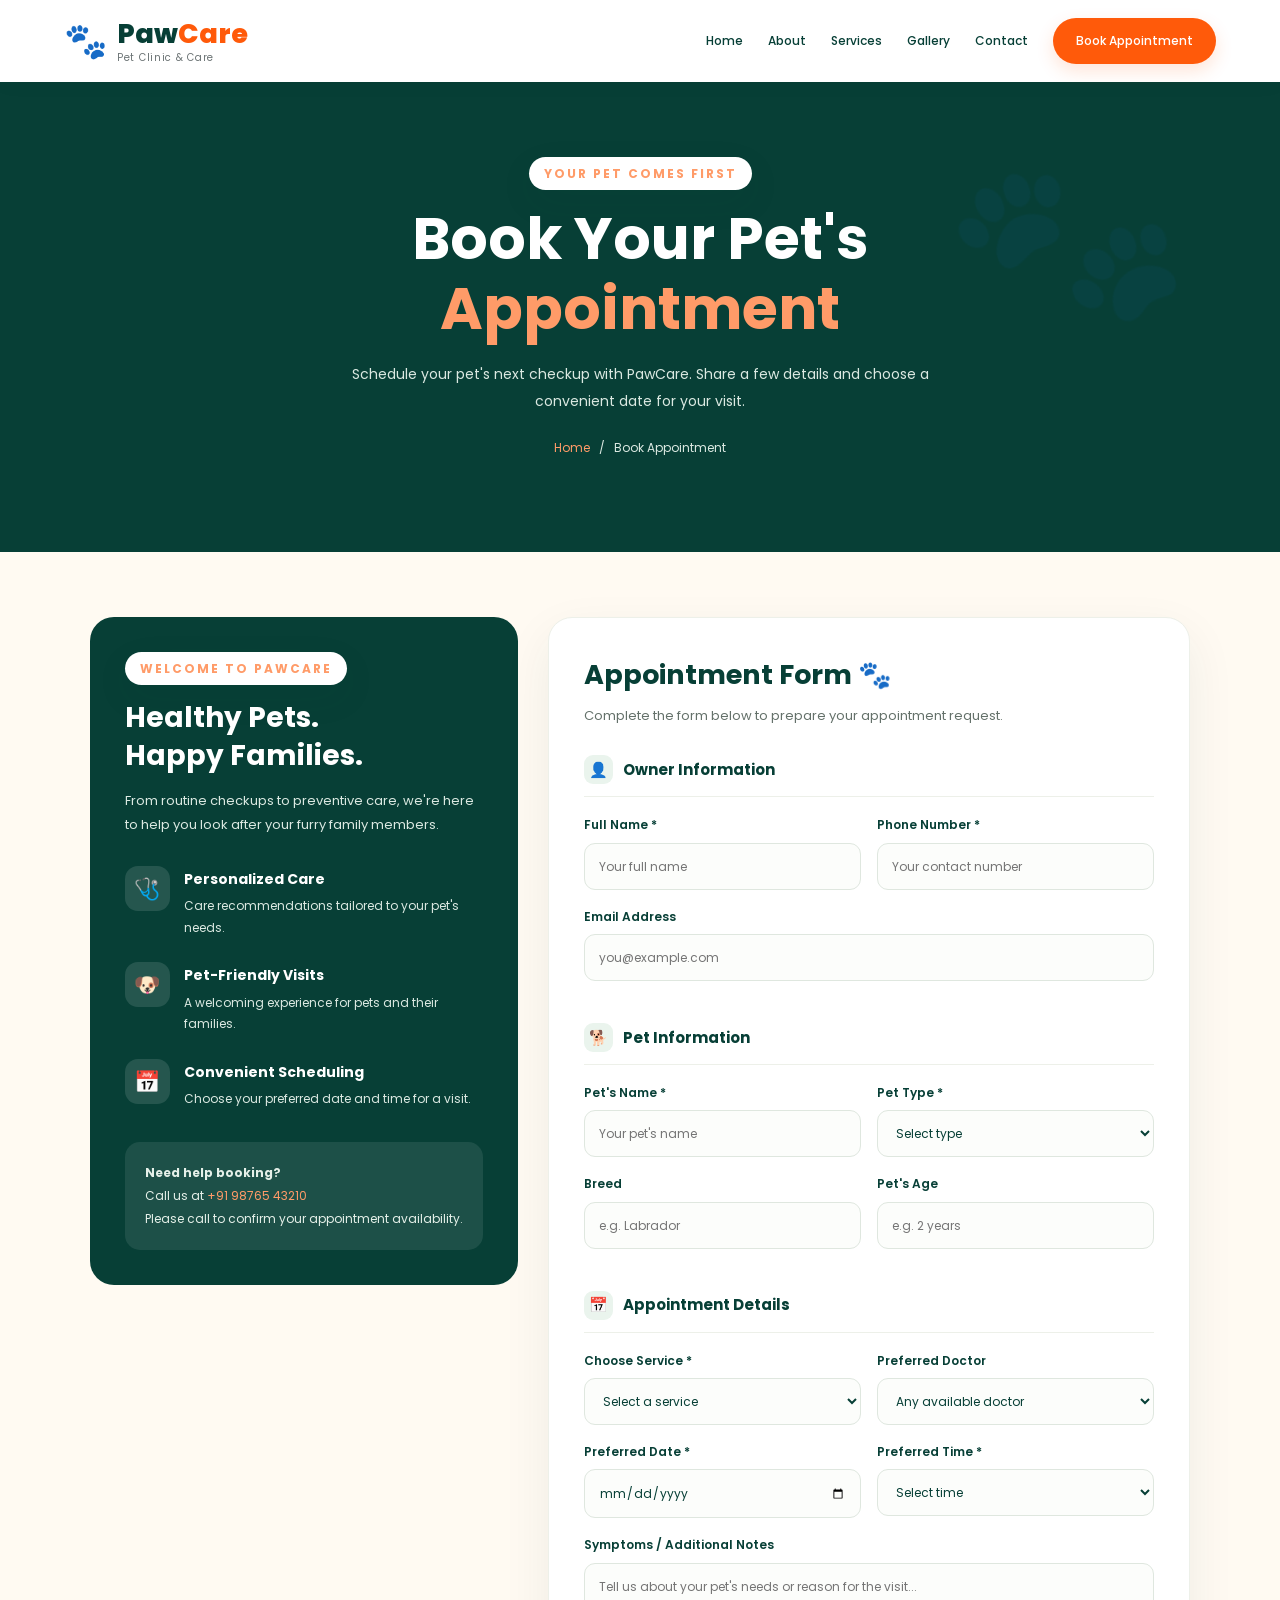
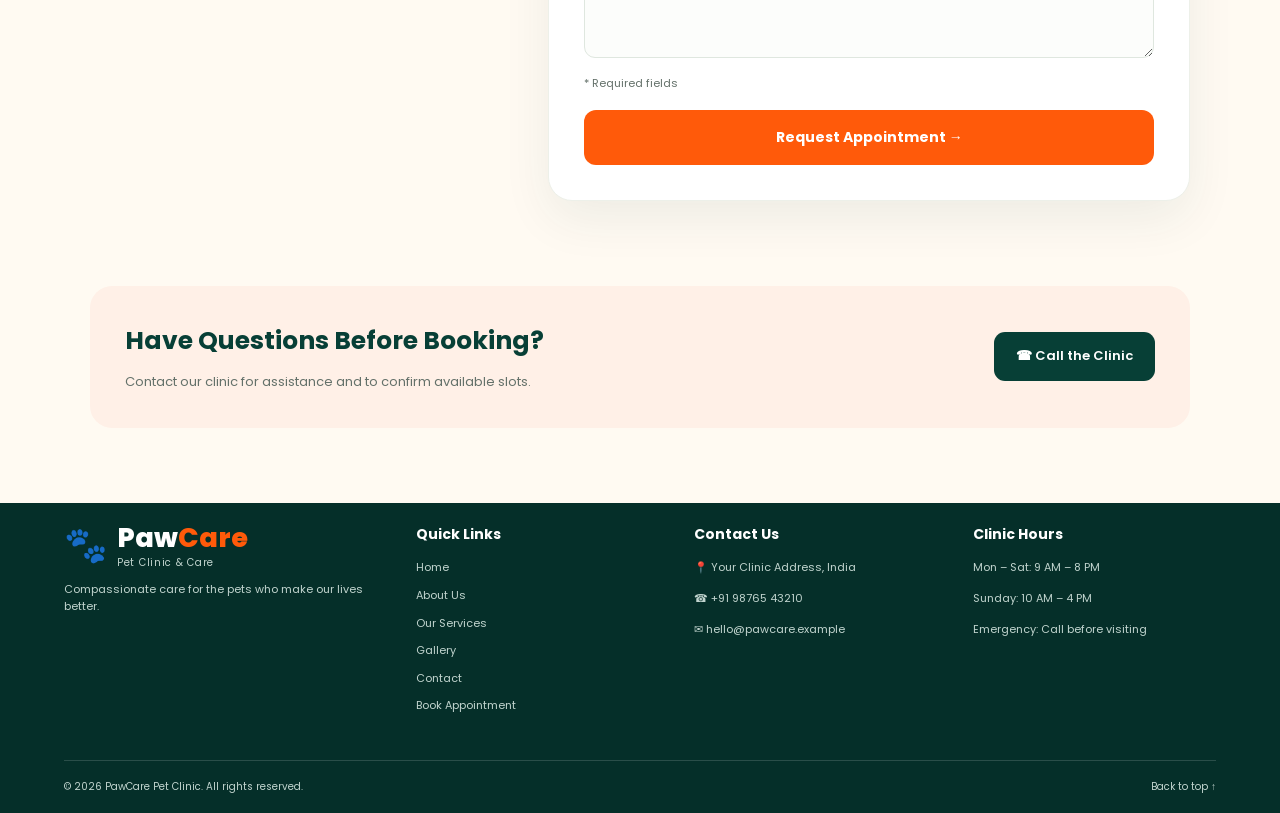
<file: appointment.html>
<!DOCTYPE html>
<html lang="en">
<head>
  <meta charset="UTF-8">
  <meta name="viewport" content="width=device-width, initial-scale=1.0">

  <title>Book Appointment | PawCare Pet Clinic</title>
  <meta name="description" content="Book a veterinary appointment for your pet at PawCare Pet Clinic.">

  <link rel="preconnect" href="https://fonts.googleapis.com">
  <link rel="preconnect" href="https://fonts.gstatic.com" crossorigin>
  <link href="https://fonts.googleapis.com/css2?family=Poppins:wght@400;500;600;700;800&display=swap" rel="stylesheet">

  <link rel="stylesheet" href="style.css">

  <style>
    :root {
      --green: #073f36;
      --orange: #ff5a0a;
      --cream: #fffaf2;
      --light-green: #eaf4ed;
      --text: #64716a;
      --white: #ffffff;
    }

    * {
      box-sizing: border-box;
    }

    html {
      scroll-behavior: smooth;
    }

    body {
      margin: 0;
      background: var(--cream);
      color: var(--green);
      font-family: "Poppins", sans-serif;
    }

    input, select, textarea, button {
      font: inherit;
    }

    a {
      text-decoration: none;
    }

    .appointment-hero {
      position: relative;
      overflow: hidden;
      padding: 75px 7% 95px;
      color: white;
      background: var(--green);
    }

    .appointment-hero::before {
      content: "🐾";
      position: absolute;
      right: 8%;
      top: 15px;
      font-size: 180px;
      opacity: 0.08;
      transform: rotate(-18deg);
    }

    .hero-inner {
      max-width: 850px;
      margin: auto;
      text-align: center;
      position: relative;
      z-index: 1;
    }

    .eyebrow {
      display: inline-block;
      margin-bottom: 14px;
      color: #ff9b68;
      font-size: 12px;
      font-weight: 700;
      text-transform: uppercase;
      letter-spacing: 2px;
    }

    .appointment-hero h1 {
      margin: 0 0 18px;
      font-size: clamp(35px, 5vw, 58px);
      line-height: 1.2;
    }

    .appointment-hero h1 span {
      color: #ff9b68;
    }

    .appointment-hero p {
      max-width: 650px;
      margin: auto;
      color: #dbe9e2;
      font-size: 14px;
      line-height: 1.9;
    }

    .breadcrumb {
      margin-top: 23px;
      font-size: 12px;
      color: #dbe9e2;
    }

    .breadcrumb a {
      color: #ff9b68;
    }

    .booking-section {
      padding: 65px 7% 85px;
    }

    .booking-layout {
      max-width: 1200px;
      margin: auto;
      display: grid;
      grid-template-columns: 0.8fr 1.2fr;
      gap: 30px;
      align-items: start;
    }

    .booking-info {
      padding: 35px;
      border-radius: 24px;
      background: var(--green);
      color: white;
      position: relative;
      overflow: hidden;
    }

    .booking-info h2 {
      margin: 0 0 14px;
      font-size: 28px;
      line-height: 1.35;
    }

    .booking-info > p {
      margin: 0 0 28px;
      color: #dbe9e2;
      font-size: 13px;
      line-height: 1.9;
    }

    .benefit {
      display: flex;
      align-items: flex-start;
      gap: 14px;
      margin: 24px 0;
    }

    .benefit-icon {
      width: 45px;
      height: 45px;
      flex-shrink: 0;
      display: grid;
      place-items: center;
      border-radius: 13px;
      background: rgba(255,255,255,0.12);
      font-size: 21px;
    }

    .benefit h3 {
      margin: 2px 0 5px;
      font-size: 14px;
    }

    .benefit p {
      margin: 0;
      color: #dbe9e2;
      font-size: 12px;
      line-height: 1.8;
    }

    .info-bottom {
      margin-top: 32px;
      padding: 20px;
      border-radius: 15px;
      background: rgba(255,255,255,0.09);
      font-size: 12px;
      line-height: 1.9;
      color: #e5f0e9;
    }

    .booking-card {
      padding: 35px;
      border-radius: 24px;
      background: white;
      border: 1px solid #edf0e9;
      box-shadow: 0 18px 50px rgba(7,63,54,0.07);
    }

    .booking-card h2 {
      margin: 0 0 8px;
      font-size: 27px;
    }

    .booking-card .subtitle {
      margin: 0 0 28px;
      color: var(--text);
      font-size: 13px;
      line-height: 1.8;
    }

    .form-heading {
      display: flex;
      align-items: center;
      gap: 10px;
      margin: 25px 0 18px;
      padding-bottom: 12px;
      border-bottom: 1px solid #edf0e9;
      font-size: 15px;
      font-weight: 700;
    }

    .form-heading span {
      display: grid;
      place-items: center;
      width: 29px;
      height: 29px;
      border-radius: 9px;
      background: var(--light-green);
    }

    .form-grid {
      display: grid;
      grid-template-columns: 1fr 1fr;
      gap: 0 16px;
    }

    .field {
      display: flex;
      flex-direction: column;
      gap: 8px;
      margin-bottom: 17px;
    }

    .field.full {
      grid-column: 1 / -1;
    }

    .field label {
      font-size: 12px;
      font-weight: 600;
    }

    .field input,
    .field select,
    .field textarea {
      width: 100%;
      min-width: 0;
      padding: 13px 14px;
      border: 1px solid #dfe7df;
      border-radius: 11px;
      outline: none;
      background: #fcfdfb;
      color: var(--green);
      font-size: 12px;
      transition: 0.25s;
    }

    .field input:focus,
    .field select:focus,
    .field textarea:focus {
      border-color: var(--orange);
      box-shadow: 0 0 0 3px rgba(255,90,10,0.09);
    }

    .field textarea {
      min-height: 95px;
      resize: vertical;
    }

    .required-note {
      margin: 0 0 18px;
      color: var(--text);
      font-size: 11px;
    }

    .book-btn {
      width: 100%;
      padding: 16px 20px;
      border: none;
      border-radius: 12px;
      background: var(--orange);
      color: white;
      font-size: 14px;
      font-weight: 700;
      cursor: pointer;
      transition: 0.25s;
    }

    .book-btn:hover {
      background: var(--green);
      transform: translateY(-2px);
    }

    .form-status {
      display: none;
      margin-top: 18px;
      padding: 15px;
      border-radius: 12px;
      background: var(--light-green);
      color: var(--green);
      font-size: 12px;
      line-height: 1.9;
      overflow-wrap: anywhere;
    }

    .form-status.show {
      display: block;
    }

    .contact-help {
      padding: 0 7% 75px;
    }

    .help-inner {
      max-width: 1200px;
      margin: auto;
      padding: 35px;
      border-radius: 22px;
      background: #fff0e7;
      display: flex;
      justify-content: space-between;
      align-items: center;
      gap: 25px;
    }

    .help-inner h2 {
      margin: 0 0 9px;
      font-size: 25px;
    }

    .help-inner p {
      margin: 0;
      color: var(--text);
      font-size: 13px;
      line-height: 1.8;
    }

    .call-btn {
      display: inline-block;
      flex-shrink: 0;
      padding: 14px 22px;
      border-radius: 11px;
      background: var(--green);
      color: white;
      font-size: 13px;
      font-weight: 600;
    }

    .call-btn:hover {
      background: var(--orange);
    }

    .reveal {
      opacity: 0;
      transform: translateY(20px);
      transition: opacity 0.6s ease, transform 0.6s ease;
    }

    .reveal.visible {
      opacity: 1;
      transform: translateY(0);
    }

    @media (max-width: 900px) {
      .booking-layout {
        grid-template-columns: 1fr;
      }

      .booking-info {
        order: 2;
      }

      .booking-card {
        order: 1;
      }
    }

    @media (max-width: 600px) {
      .appointment-hero {
        padding: 58px 5% 70px;
      }

      .booking-section {
        padding: 45px 5% 60px;
      }

      .booking-info,
      .booking-card {
        padding: 24px 19px;
        border-radius: 18px;
      }

      .booking-card h2 {
        font-size: 23px;
      }

      .form-grid {
        grid-template-columns: 1fr;
      }

      .field.full {
        grid-column: auto;
      }

      .contact-help {
        padding: 0 5% 55px;
      }

      .help-inner {
        padding: 25px 20px;
        flex-direction: column;
        align-items: flex-start;
      }
    }

    @media (prefers-reduced-motion: reduce) {
      *, *::before, *::after {
        transition-duration: 0.01ms !important;
        scroll-behavior: auto !important;
      }

      .reveal {
        opacity: 1;
        transform: none;
      }
    }
  </style>
</head>

<body>

  <!-- SAME NAVBAR -->
  <header class="header">
    <a href="index.html#home" class="logo">
      <span class="logo-icon">🐾</span>
      <span>
        Paw<span>Care</span>
        <small>Pet Clinic &amp; Care</small>
      </span>
    </a>

    <button class="menu-toggle" id="menuToggle"
      aria-label="Toggle navigation" aria-expanded="false">☰</button>

    <nav class="nav" id="nav">
      <a href="index.html#home">Home</a>
      <a href="about.html">About</a>
      <a href="service.html">Services</a>
      <a href="gallary.html">Gallery</a>
      <a href="contact.html">Contact</a>

    <div class="header-actions">
      
      <a href="appointment.html" class="btn btn-primary">
        Book Appointment
      </a>
    </div>
    </nav>
  </header>

  <!-- HERO -->
  <section class="appointment-hero">
    <div class="hero-inner">
      <span class="eyebrow">Your Pet Comes First</span>
      <h1>Book Your Pet's <span>Appointment</span></h1>
      <p>
        Schedule your pet's next checkup with PawCare. Share a few details
        and choose a convenient date for your visit.
      </p>
      <div class="breadcrumb">
        <a href="index.html">Home</a> &nbsp; / &nbsp; Book Appointment
      </div>
    </div>
  </section>

  <!-- BOOKING FORM -->
  <section class="booking-section">
    <div class="booking-layout">

      <aside class="booking-info reveal">
        <span class="eyebrow">Welcome to PawCare</span>
        <h2>Healthy Pets.<br>Happy Families.</h2>
        <p>
          From routine checkups to preventive care, we're here to help
          you look after your furry family members.
        </p>

        <div class="benefit">
          <div class="benefit-icon">🩺</div>
          <div>
            <h3>Personalized Care</h3>
            <p>Care recommendations tailored to your pet's needs.</p>
          </div>
        </div>

        <div class="benefit">
          <div class="benefit-icon">🐶</div>
          <div>
            <h3>Pet-Friendly Visits</h3>
            <p>A welcoming experience for pets and their families.</p>
          </div>
        </div>

        <div class="benefit">
          <div class="benefit-icon">📅</div>
          <div>
            <h3>Convenient Scheduling</h3>
            <p>Choose your preferred date and time for a visit.</p>
          </div>
        </div>

        <div class="info-bottom">
          <strong>Need help booking?</strong><br>
          Call us at <a href="tel:+919876543210" style="color:#ff9b68;">
            +91 98765 43210
          </a><br>
          Please call to confirm your appointment availability.
        </div>
      </aside>

      <div class="booking-card reveal">
        <h2>Appointment Form 🐾</h2>
        <p class="subtitle">
          Complete the form below to prepare your appointment request.
        </p>

        <form id="appointmentForm">

          <div class="form-heading">
            <span>👤</span> Owner Information
          </div>

          <div class="form-grid">
            <div class="field">
              <label for="ownerName">Full Name *</label>
              <input id="ownerName" name="ownerName" type="text"
                placeholder="Your full name" autocomplete="name" required>
            </div>

            <div class="field">
              <label for="phone">Phone Number *</label>
              <input id="phone" name="phone" type="tel"
                placeholder="Your contact number"
                autocomplete="tel" pattern="[0-9+\s()-]{8,18}" required>
            </div>

            <div class="field full">
              <label for="email">Email Address</label>
              <input id="email" name="email" type="email"
                placeholder="you@example.com" autocomplete="email">
            </div>
          </div>

          <div class="form-heading">
            <span>🐕</span> Pet Information
          </div>

          <div class="form-grid">
            <div class="field">
              <label for="petName">Pet's Name *</label>
              <input id="petName" name="petName" type="text"
                placeholder="Your pet's name" required>
            </div>

            <div class="field">
              <label for="petType">Pet Type *</label>
              <select id="petType" name="petType" required>
                <option value="">Select type</option>
                <option>Dog</option>
                <option>Cat</option>
                <option>Bird</option>
                <option>Rabbit</option>
                <option>Other</option>
              </select>
            </div>

            <div class="field">
              <label for="breed">Breed</label>
              <input id="breed" name="breed" type="text"
                placeholder="e.g. Labrador">
            </div>

            <div class="field">
              <label for="age">Pet's Age</label>
              <input id="age" name="age" type="text"
                placeholder="e.g. 2 years">
            </div>
          </div>

          <div class="form-heading">
            <span>📅</span> Appointment Details
          </div>

          <div class="form-grid">
            <div class="field">
              <label for="service">Choose Service *</label>
              <select id="service" name="service" required>
                <option value="">Select a service</option>
                <option>General Checkup</option>
                <option>Vaccination</option>
                <option>Dental Care</option>
                <option>Diagnostics</option>
                <option>Surgery Consultation</option>
                <option>Nutrition Advice</option>
                <option>Grooming</option>
                <option>Other</option>
              </select>
            </div>

            <div class="field">
              <label for="doctor">Preferred Doctor</label>
              <select id="doctor" name="doctor">
                <option value="">Any available doctor</option>
                <option>Dr. A (Update with real doctor)</option>
                <option>Dr. B (Update with real doctor)</option>
              </select>
            </div>

            <div class="field">
              <label for="date">Preferred Date *</label>
              <input id="date" name="date" type="date" required>
            </div>

            <div class="field">
              <label for="time">Preferred Time *</label>
              <select id="time" name="time" required>
                <option value="">Select time</option>
                <option value="09:00 AM">09:00 AM</option>
                <option value="10:00 AM">10:00 AM</option>
                <option value="11:00 AM">11:00 AM</option>
                <option value="12:00 PM">12:00 PM</option>
                <option value="02:00 PM">02:00 PM</option>
                <option value="03:00 PM">03:00 PM</option>
                <option value="04:00 PM">04:00 PM</option>
                <option value="05:00 PM">05:00 PM</option>
                <option value="06:00 PM">06:00 PM</option>
              </select>
            </div>

            <div class="field full">
              <label for="reason">Symptoms / Additional Notes</label>
              <textarea id="reason" name="reason"
                placeholder="Tell us about your pet's needs or reason for the visit..."></textarea>
            </div>
          </div>

          <p class="required-note">* Required fields</p>

          <button type="submit" class="book-btn">
            Request Appointment →
          </button>

          <div class="form-status" id="formStatus"
            role="status" aria-live="polite"></div>

        </form>
      </div>

    </div>
  </section>

  <!-- HELP CTA -->
  <section class="contact-help reveal">
    <div class="help-inner">
      <div>
        <h2>Have Questions Before Booking?</h2>
        <p>
          Contact our clinic for assistance and to confirm available slots.
        </p>
      </div>
      <a href="tel:+919876543210" class="call-btn">
        ☎ Call the Clinic
      </a>
    </div>
  </section>

  <!-- FOOTER -->
 
<!-- SAME FOOTER AS GALLERY PAGE -->
<footer class="footer" id="contact">
  <div class="footer-main">

    <!-- BRAND -->
    <div>
      <a href="index.html" class="logo footer-logo">
        <span class="logo-icon">🐾</span>
        <span>
          Paw<span>Care</span>
          <small>Pet Clinic &amp; Care</small>
        </span>
      </a>

      <p>
        Compassionate care for the pets who make our lives better.
      </p>
    </div>

    <!-- QUICK LINKS -->
    <div>
      <h3>Quick Links</h3>
      <a href="index.html#home">Home</a>
      <a href="about.html">About Us</a>
      <a href="service.html">Our Services</a>
      <a href="gallary.html">Gallery</a>
      <a href="contact.html">Contact</a>
      <a href="appointment.html">Book Appointment</a>
    </div>

    <!-- CONTACT DETAILS -->
    <div>
      <h3>Contact Us</h3>
      <p>📍 Your Clinic Address, India</p>
      <p>
        ☎ <a href="tel:+919876543210">+91 98765 43210</a>
      </p>
      <p>
        ✉ <a href="mailto:hello@pawcare.example">
          hello@pawcare.example
        </a>
      </p>
    </div>

    <!-- CLINIC HOURS -->
    <div>
      <h3>Clinic Hours</h3>
      <p>Mon – Sat: 9 AM – 8 PM</p>
      <p>Sunday: 10 AM – 4 PM</p>
      <p>Emergency: Call before visiting</p>
    </div>

  </div>

  <!-- COPYRIGHT -->
  <div class="footer-bottom">
    <p>
      © <span id="currentYear"></span>
      PawCare Pet Clinic. All rights reserved.
    </p>

    <a href="#" id="backTop">Back to top ↑</a>
  </div>
</footer>


  <script>
    // Mobile navigation
    const menuToggle = document.getElementById("menuToggle");
    const nav = document.getElementById("nav");

    if (menuToggle && nav) {
      menuToggle.addEventListener("click", () => {
        const open = nav.classList.toggle("active");
        menuToggle.setAttribute("aria-expanded", String(open));
        menuToggle.textContent = open ? "✕" : "☰";
      });

      nav.querySelectorAll("a").forEach(link => {
        link.addEventListener("click", () => {
          nav.classList.remove("active");
          menuToggle.setAttribute("aria-expanded", "false");
          menuToggle.textContent = "☰";
        });
      });
    }

    // Set minimum appointment date to today
    const dateInput = document.getElementById("date");
    const today = new Date();
    const localToday = new Date(
      today.getTime() - today.getTimezoneOffset() * 60000
    ).toISOString().split("T")[0];

    dateInput.min = localToday;

    // Footer year
    document.getElementById("currentYear").textContent =
      new Date().getFullYear();

    // Scroll reveal
    const revealElements = document.querySelectorAll(".reveal");

    if ("IntersectionObserver" in window) {
      const observer = new IntersectionObserver(entries => {
        entries.forEach(entry => {
          if (entry.isIntersecting) {
            entry.target.classList.add("visible");
            observer.unobserve(entry.target);
          }
        });
      }, { threshold: 0.12 });

      revealElements.forEach(element => observer.observe(element));
    } else {
      revealElements.forEach(element => element.classList.add("visible"));
    }

    // Appointment form demo
    // This opens the visitor's email application; it does not confirm a booking.
    const form = document.getElementById("appointmentForm");
    const status = document.getElementById("formStatus");

    form.addEventListener("submit", event => {
      event.preventDefault();

      if (!form.reportValidity()) return;

      const data = new FormData(form);

      const fields = [
        ["Owner Name", "ownerName"],
        ["Phone", "phone"],
        ["Email", "email"],
        ["Pet Name", "petName"],
        ["Pet Type", "petType"],
        ["Breed", "breed"],
        ["Pet Age", "age"],
        ["Service", "service"],
        ["Preferred Doctor", "doctor"],
        ["Preferred Date", "date"],
        ["Preferred Time", "time"],
        ["Symptoms / Notes", "reason"]
      ];

      const details = fields.map(([label, key]) => {
        return label + ": " + (data.get(key) || "Not provided");
      }).join("\n");

      // Replace this with your actual clinic email.
      const clinicEmail = "hello@pawcare.example";

      const subject = encodeURIComponent(
        "Appointment Request - " + data.get("petName")
      );

      const body = encodeURIComponent(details);

      status.textContent =
        "Your email application will open with your appointment request. " +
        "Send the email to contact the clinic. Your appointment is not " +
        "confirmed until the clinic confirms availability.";

      status.classList.add("show");

      window.location.href =
        "mailto:" + clinicEmail +
        "?subject=" + subject +
        "&body=" + body;
    });
  </script>

</body>
</html>
</file>
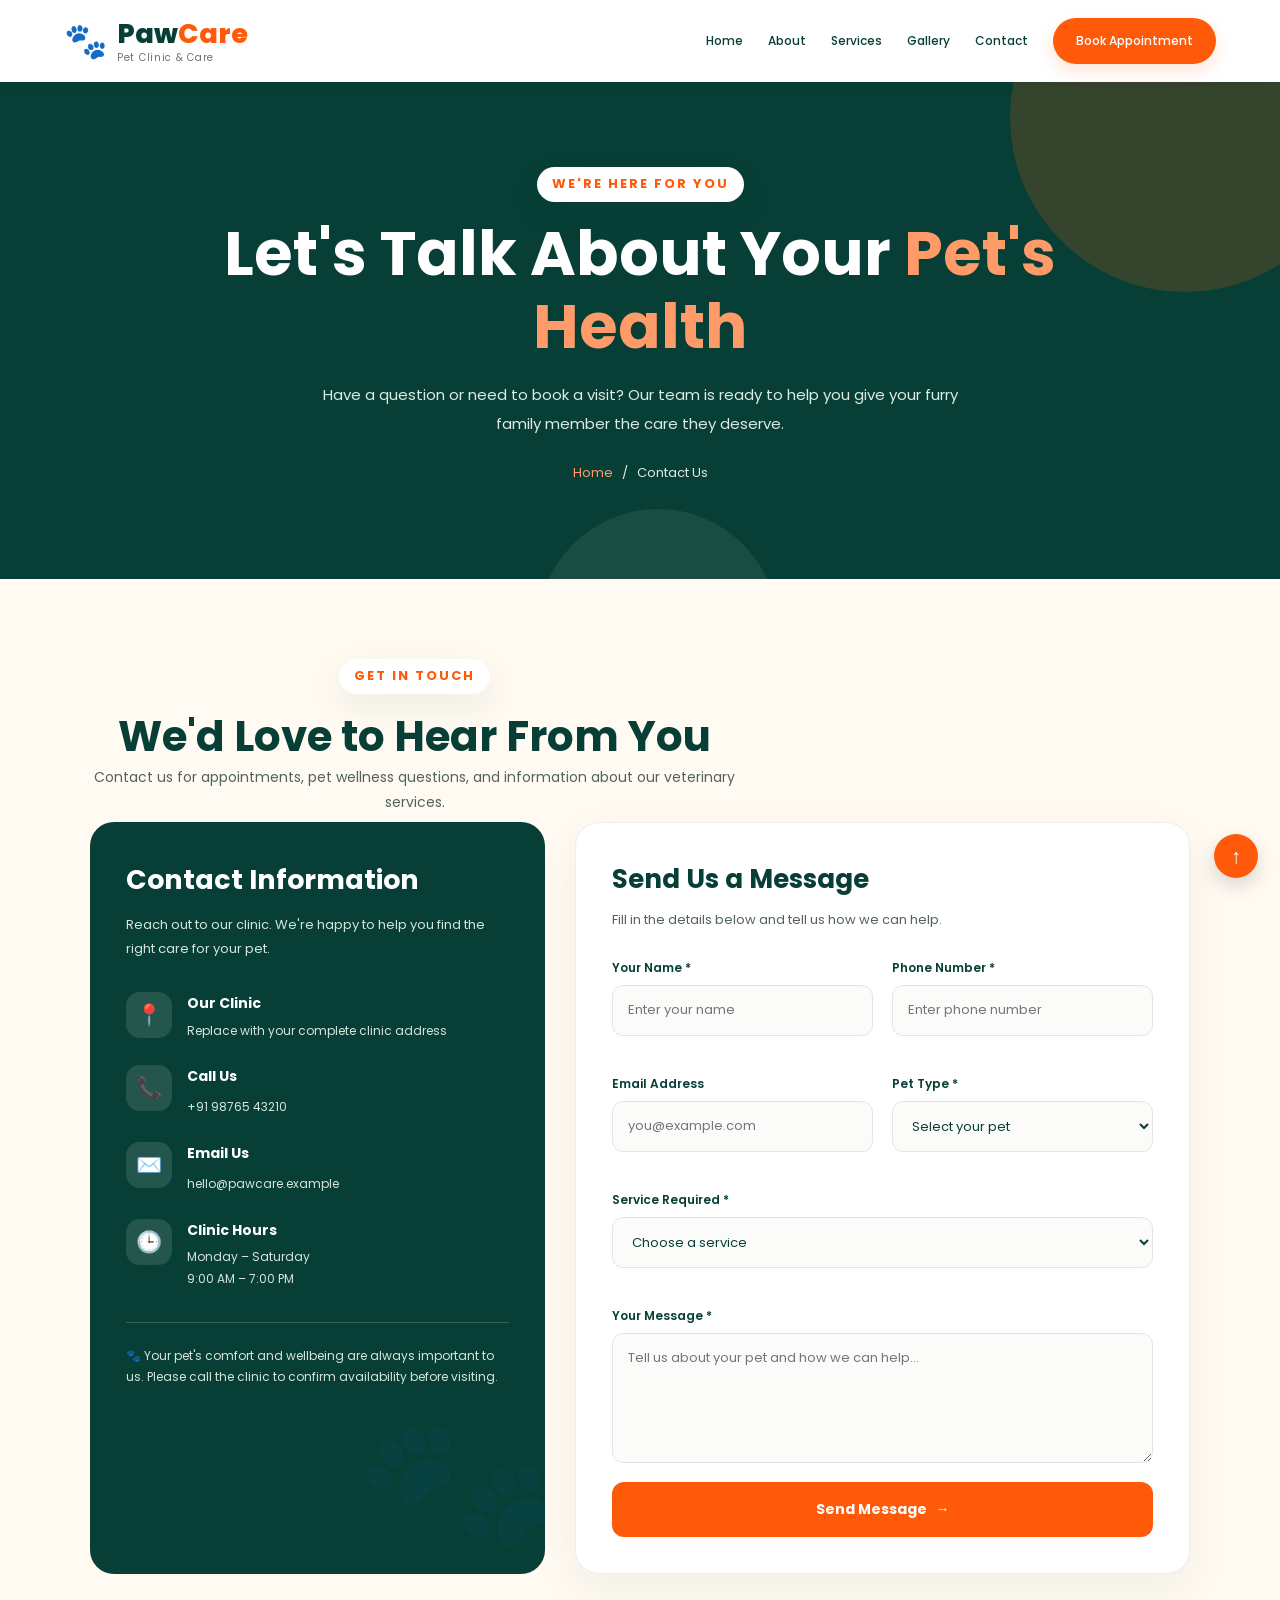
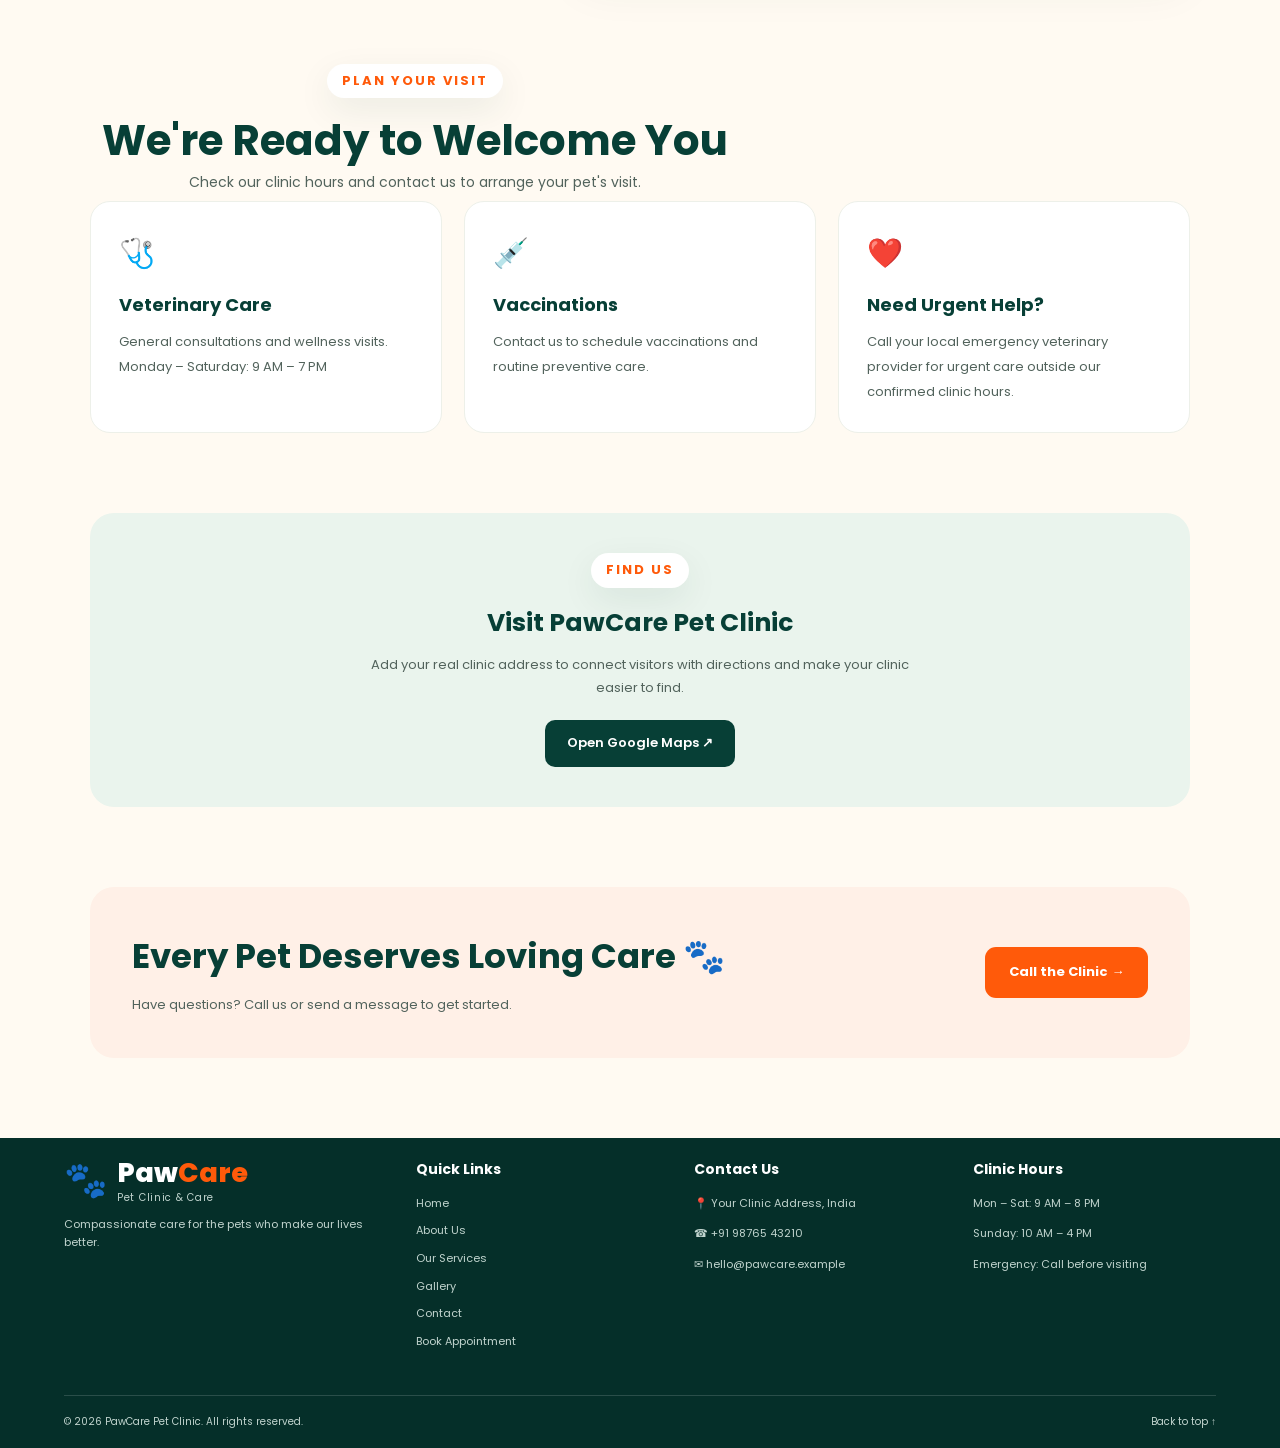
<file: contact.html>
<!DOCTYPE html>
<html lang="en">
<head>
  <meta charset="UTF-8">
  <meta name="viewport" content="width=device-width, initial-scale=1.0">

  <title>Contact Us | PawCare Pet Clinic</title>
  <meta name="description" content="Contact PawCare Pet Clinic to book a veterinary appointment, ask about pet care, or enquire about our services.">

  <link rel="preconnect" href="https://fonts.googleapis.com">
  <link rel="preconnect" href="https://fonts.gstatic.com" crossorigin>
  <link href="https://fonts.googleapis.com/css2?family=Poppins:wght@400;500;600;700;800&display=swap" rel="stylesheet">

  <link rel="stylesheet" href="style.css">

  <style>
    :root {
      --green: #073f36;
      --green-light: #eaf4ed;
      --orange: #ff5a0a;
      --cream: #fffaf2;
      --text: #52635c;
      --white: #ffffff;
    }

    * {
      box-sizing: border-box;
    }

    body {
      margin: 0;
      font-family: "Poppins", sans-serif;
      background: var(--cream);
      color: var(--green);
    }

    a {
      text-decoration: none;
    }

    button, input, textarea, select {
      font: inherit;
    }

    .contact-hero {
      position: relative;
      overflow: hidden;
      padding: 85px 7% 95px;
      background: var(--green);
      color: white;
    }

    .contact-hero::before,
    .contact-hero::after {
      content: "";
      position: absolute;
      border-radius: 50%;
      pointer-events: none;
    }

    .contact-hero::before {
      width: 350px;
      height: 350px;
      right: -80px;
      top: -140px;
      background: rgba(255, 90, 10, 0.18);
    }

    .contact-hero::after {
      width: 240px;
      height: 240px;
      left: 42%;
      bottom: -170px;
      background: rgba(255,255,255,0.07);
    }

    .hero-content {
      max-width: 850px;
      margin: auto;
      position: relative;
      z-index: 1;
      text-align: center;
    }

    .eyebrow {
      display: inline-block;
      color: var(--orange);
      font-weight: 700;
      font-size: 13px;
      letter-spacing: 2px;
      text-transform: uppercase;
      margin-bottom: 15px;
    }

    .contact-hero h1 {
      margin: 0 0 18px;
      font-size: clamp(36px, 5vw, 62px);
      line-height: 1.18;
      color: white;
    }

    .contact-hero h1 span {
      color: #ff9b68;
    }

    .contact-hero p {
      max-width: 650px;
      margin: auto;
      color: #dcebe3;
      line-height: 1.9;
      font-size: 15px;
    }

    .breadcrumb {
      margin-top: 25px;
      font-size: 13px;
      color: #dcebe3;
    }

    .breadcrumb a {
      color: #ff9b68;
    }

    .contact-section {
      padding: 80px 7%;
    }

    .section-heading {
      max-width: 650px;
      margin: 0 auto 45px;
      text-align: center;
    }

    .section-heading h2 {
      margin: 0 0 14px;
      font-size: clamp(28px, 4vw, 42px);
      line-height: 1.25;
    }

    .section-heading p {
      margin: 0;
      color: var(--text);
      font-size: 14px;
      line-height: 1.8;
    }

    .contact-layout {
      max-width: 1200px;
      margin: auto;
      display: grid;
      grid-template-columns: 0.85fr 1.15fr;
      gap: 30px;
      align-items: stretch;
    }

    .contact-info {
      padding: 36px;
      border-radius: 24px;
      background: var(--green);
      color: white;
      position: relative;
      overflow: hidden;
    }

    .contact-info::after {
      content: "🐾";
      position: absolute;
      right: -5px;
      bottom: -28px;
      font-size: 150px;
      opacity: 0.07;
      transform: rotate(-20deg);
    }

    .contact-info h3 {
      font-size: 27px;
      margin: 0 0 12px;
      position: relative;
      z-index: 1;
    }

    .contact-info > p {
      font-size: 13px;
      line-height: 1.9;
      color: #d5e5dc;
      margin: 0 0 30px;
      position: relative;
      z-index: 1;
    }

    .info-item {
      display: flex;
      align-items: flex-start;
      gap: 15px;
      margin: 24px 0;
      position: relative;
      z-index: 1;
    }

    .info-icon {
      width: 46px;
      height: 46px;
      flex-shrink: 0;
      display: grid;
      place-items: center;
      border-radius: 14px;
      background: rgba(255,255,255,0.12);
      font-size: 21px;
    }

    .info-item h4 {
      font-size: 14px;
      margin: 0 0 5px;
      color: white;
    }

    .info-item p,
    .info-item a {
      font-size: 12px;
      line-height: 1.8;
      margin: 0;
      color: #d5e5dc;
      overflow-wrap: anywhere;
    }

    .info-item a:hover {
      color: #ff9b68;
    }

    .social-note {
      margin-top: 32px;
      padding-top: 22px;
      border-top: 1px solid rgba(255,255,255,0.18);
      color: #d5e5dc;
      font-size: 12px;
      line-height: 1.8;
      position: relative;
      z-index: 1;
    }

    .contact-form-card {
      padding: 36px;
      background: white;
      border: 1px solid #edf0e9;
      border-radius: 24px;
      box-shadow: 0 15px 45px rgba(7,63,54,0.06);
    }

    .contact-form-card h3 {
      font-size: 26px;
      margin: 0 0 8px;
    }

    .form-description {
      font-size: 13px;
      line-height: 1.8;
      color: var(--text);
      margin: 0 0 26px;
    }

    .form-grid {
      display: grid;
      grid-template-columns: 1fr 1fr;
      gap: 19px;
    }

    .form-group {
      display: flex;
      flex-direction: column;
      gap: 8px;
      margin-bottom: 19px;
    }

    .form-group.full {
      grid-column: 1 / -1;
    }

    .form-group label {
      font-size: 12px;
      font-weight: 600;
      color: var(--green);
    }

    .form-group input,
    .form-group select,
    .form-group textarea {
      width: 100%;
      padding: 14px 15px;
      border: 1px solid #e1e8e1;
      border-radius: 11px;
      background: #fbfcf9;
      color: var(--green);
      outline: none;
      font-size: 13px;
      transition: 0.25s;
    }

    .form-group input:focus,
    .form-group select:focus,
    .form-group textarea:focus {
      border-color: var(--orange);
      box-shadow: 0 0 0 3px rgba(255,90,10,0.09);
      background: white;
    }

    .form-group textarea {
      min-height: 130px;
      resize: vertical;
    }

    .submit-btn {
      width: 100%;
      border: none;
      padding: 16px 20px;
      border-radius: 12px;
      background: var(--orange);
      color: white;
      font-size: 14px;
      font-weight: 700;
      cursor: pointer;
      transition: 0.25s;
    }

    .submit-btn:hover {
      background: #e84b00;
      transform: translateY(-2px);
    }

    .form-status {
      display: none;
      margin-top: 16px;
      padding: 13px;
      border-radius: 10px;
      background: var(--green-light);
      color: var(--green);
      font-size: 12px;
      line-height: 1.8;
    }

    .form-status.show {
      display: block;
    }

    .hours-section {
      padding: 10px 7% 80px;
    }

    .hours-grid {
      max-width: 1200px;
      margin: auto;
      display: grid;
      grid-template-columns: repeat(3, 1fr);
      gap: 22px;
    }

    .hours-card {
      padding: 28px;
      border-radius: 20px;
      background: white;
      border: 1px solid #edf0e9;
      transition: 0.3s;
    }

    .hours-card:hover {
      transform: translateY(-5px);
      box-shadow: 0 15px 35px rgba(7,63,54,0.07);
    }

    .hours-card .card-icon {
      font-size: 29px;
      margin-bottom: 15px;
    }

    .hours-card h3 {
      font-size: 18px;
      margin: 0 0 10px;
    }

    .hours-card p {
      color: var(--text);
      font-size: 13px;
      line-height: 1.9;
      margin: 0;
    }

    .map-section {
      padding: 0 7% 80px;
    }

    .map-box {
      max-width: 1200px;
      margin: auto;
      min-height: 230px;
      padding: 40px 25px;
      border-radius: 24px;
      background: var(--green-light);
      display: flex;
      align-items: center;
      justify-content: center;
      text-align: center;
    }

    .map-box h3 {
      margin: 0 0 10px;
      font-size: 25px;
    }

    .map-box p {
      max-width: 550px;
      margin: 0 auto 20px;
      color: var(--text);
      font-size: 13px;
      line-height: 1.8;
    }

    .map-link {
      display: inline-block;
      padding: 13px 22px;
      border-radius: 10px;
      background: var(--green);
      color: white;
      font-size: 13px;
      font-weight: 600;
    }

    .map-link:hover {
      background: var(--orange);
    }

    .contact-cta {
      margin: 0 7% 80px;
      padding: 42px;
      border-radius: 24px;
      background: #fff0e7;
      display: flex;
      justify-content: space-between;
      align-items: center;
      gap: 25px;
    }

    .contact-cta h2 {
      margin: 0 0 10px;
      font-size: clamp(24px, 3vw, 34px);
    }

    .contact-cta p {
      margin: 0;
      color: var(--text);
      font-size: 13px;
      line-height: 1.8;
    }

    .cta-button {
      flex-shrink: 0;
      display: inline-block;
      padding: 15px 24px;
      border-radius: 11px;
      background: var(--orange);
      color: white;
      font-size: 13px;
      font-weight: 700;
    }

    .cta-button:hover {
      background: var(--green);
    }

    .back-top {
      position: fixed;
      bottom: 22px;
      right: 22px;
      z-index: 99;
      width: 44px;
      height: 44px;
      display: grid;
      place-items: center;
      border: none;
      border-radius: 50%;
      background: var(--orange);
      color: white;
      font-size: 20px;
      cursor: pointer;
      box-shadow: 0 8px 20px rgba(0,0,0,0.15);
    }

    .reveal {
      opacity: 0;
      transform: translateY(22px);
      transition: opacity 0.65s ease, transform 0.65s ease;
    }

    .reveal.visible {
      opacity: 1;
      transform: translateY(0);
    }

    @media (max-width: 900px) {
      .contact-layout {
        grid-template-columns: 1fr;
      }

      .hours-grid {
        grid-template-columns: 1fr 1fr;
      }

      .contact-info,
      .contact-form-card {
        padding: 28px;
      }

      .contact-cta {
        align-items: flex-start;
        flex-direction: column;
      }
    }

    @media (max-width: 600px) {
      .contact-hero {
        padding: 65px 5% 70px;
      }

      .contact-section {
        padding: 55px 5%;
      }

      .hours-section {
        padding: 0 5% 55px;
      }

      .hours-grid {
        grid-template-columns: 1fr;
      }

      .form-grid {
        grid-template-columns: 1fr;
        gap: 0;
      }

      .form-group.full {
        grid-column: auto;
      }

      .contact-info,
      .contact-form-card {
        padding: 24px 20px;
        border-radius: 18px;
      }

      .map-section {
        padding: 0 5% 55px;
      }

      .map-box {
        padding: 35px 20px;
      }

      .contact-cta {
        margin: 0 5% 55px;
        padding: 28px 22px;
      }
    }

    @media (prefers-reduced-motion: reduce) {
      *, *::before, *::after {
        animation-duration: 0.01ms !important;
        transition-duration: 0.01ms !important;
        scroll-behavior: auto !important;
      }

      .reveal {
        opacity: 1;
        transform: none;
      }
    }
  </style>
</head>

<body>

  <!-- SAME NAVBAR -->
  <header class="header">
    <a href="index.html#home" class="logo">
      <span class="logo-icon">🐾</span>
      <span>
        Paw<span>Care</span>
        <small>Pet Clinic &amp; Care</small>
      </span>
    </a>

    <button class="menu-toggle" id="menuToggle"
      aria-label="Toggle navigation" aria-expanded="false">☰</button>

    <nav class="nav" id="nav">
      <a href="index.html#home">Home</a>
      <a href="about.html">About</a>
      <a href="service.html">Services</a>
      <a href="gallary.html">Gallery</a>
      <a href="contact.html">Contact</a>

      <div class="header-actions">
        <a href="appointment.html" class="btn btn-primary">Book Appointment</a>
      </div>
    </nav>
  </header>

  <!-- HERO -->
  <section class="contact-hero">
    <div class="hero-content">
      <span class="eyebrow">We're Here For You</span>
      <h1>Let's Talk About Your <span>Pet's Health</span></h1>
      <p>
        Have a question or need to book a visit? Our team is ready to help
        you give your furry family member the care they deserve.
      </p>
      <div class="breadcrumb">
        <a href="index.html">Home</a> &nbsp; / &nbsp; Contact Us
      </div>
    </div>
  </section>

  <!-- CONTACT DETAILS + FORM -->
  <section class="contact-section" id="contact-form">
    <div class="section-heading reveal">
      <span class="eyebrow">Get In Touch</span>
      <h2>We'd Love to Hear From You</h2>
      <p>
        Contact us for appointments, pet wellness questions, and information
        about our veterinary services.
      </p>
    </div>

    <div class="contact-layout">

      <div class="contact-info reveal">
        <h3>Contact Information</h3>
        <p>
          Reach out to our clinic. We're happy to help you find the right
          care for your pet.
        </p>

        <div class="info-item">
          <div class="info-icon">📍</div>
          <div>
            <h4>Our Clinic</h4>
            <p>Replace with your complete clinic address</p>
          </div>
        </div>

        <div class="info-item">
          <div class="info-icon">📞</div>
          <div>
            <h4>Call Us</h4>
            <a href="tel:+919876543210">+91 98765 43210</a>
          </div>
        </div>

        <div class="info-item">
          <div class="info-icon">✉️</div>
          <div>
            <h4>Email Us</h4>
            <a href="mailto:hello@pawcare.example">
              hello@pawcare.example
            </a>
          </div>
        </div>

        <div class="info-item">
          <div class="info-icon">🕒</div>
          <div>
            <h4>Clinic Hours</h4>
            <p>Monday – Saturday<br>9:00 AM – 7:00 PM</p>
          </div>
        </div>

        <div class="social-note">
          🐾 Your pet's comfort and wellbeing are always important to us.
          Please call the clinic to confirm availability before visiting.
        </div>
      </div>

      <div class="contact-form-card reveal">
        <h3>Send Us a Message</h3>
        <p class="form-description">
          Fill in the details below and tell us how we can help.
        </p>

        <form id="contactForm">
          <div class="form-grid">

            <div class="form-group">
              <label for="name">Your Name *</label>
              <input type="text" id="name" name="name"
                placeholder="Enter your name" required>
            </div>

            <div class="form-group">
              <label for="phone">Phone Number *</label>
              <input type="tel" id="phone" name="phone"
                placeholder="Enter phone number"
                pattern="[0-9+\s()-]{8,18}" required>
            </div>

            <div class="form-group">
              <label for="email">Email Address</label>
              <input type="email" id="email" name="email"
                placeholder="you@example.com">
            </div>

            <div class="form-group">
              <label for="pet">Pet Type *</label>
              <select id="pet" name="pet" required>
                <option value="">Select your pet</option>
                <option value="Dog">Dog</option>
                <option value="Cat">Cat</option>
                <option value="Bird">Bird</option>
                <option value="Rabbit">Rabbit</option>
                <option value="Other">Other</option>
              </select>
            </div>

            <div class="form-group full">
              <label for="service">Service Required *</label>
              <select id="service" name="service" required>
                <option value="">Choose a service</option>
                <option value="General Checkup">General Checkup</option>
                <option value="Vaccination">Vaccination</option>
                <option value="Dental Care">Dental Care</option>
                <option value="Diagnostics">Diagnostics</option>
                <option value="Surgery Consultation">Surgery Consultation</option>
                <option value="Nutrition Advice">Nutrition Advice</option>
                <option value="Grooming">Grooming</option>
                <option value="Other Enquiry">Other Enquiry</option>
              </select>
            </div>

            <div class="form-group full">
              <label for="message">Your Message *</label>
              <textarea id="message" name="message"
                placeholder="Tell us about your pet and how we can help..."
                required></textarea>
            </div>

          </div>

          <button type="submit" class="submit-btn">
            Send Message &nbsp; →
          </button>

          <div class="form-status" id="formStatus" role="status"
            aria-live="polite"></div>
        </form>
      </div>

    </div>
  </section>

  <!-- OPENING HOURS -->
  <section class="hours-section">
    <div class="section-heading reveal">
      <span class="eyebrow">Plan Your Visit</span>
      <h2>We're Ready to Welcome You</h2>
      <p>
        Check our clinic hours and contact us to arrange your pet's visit.
      </p>
    </div>

    <div class="hours-grid">

      <article class="hours-card reveal">
        <div class="card-icon">🩺</div>
        <h3>Veterinary Care</h3>
        <p>
          General consultations and wellness visits.<br>
          Monday – Saturday: 9 AM – 7 PM
        </p>
      </article>

      <article class="hours-card reveal">
        <div class="card-icon">💉</div>
        <h3>Vaccinations</h3>
        <p>
          Contact us to schedule vaccinations and routine preventive care.
        </p>
      </article>

      <article class="hours-card reveal">
        <div class="card-icon">❤️</div>
        <h3>Need Urgent Help?</h3>
        <p>
          Call your local emergency veterinary provider for urgent care
          outside our confirmed clinic hours.
        </p>
      </article>

    </div>
  </section>

  <!-- MAP -->
  <section class="map-section">
    <div class="map-box reveal">
      <div>
        <span class="eyebrow">Find Us</span>
        <h3>Visit PawCare Pet Clinic</h3>
        <p>
          Add your real clinic address to connect visitors with directions
          and make your clinic easier to find.
        </p>
        <a class="map-link"
          href="https://www.google.com/maps"
          target="_blank" rel="noopener noreferrer">
          Open Google Maps ↗
        </a>
      </div>
    </div>
  </section>

  <!-- CTA -->
  <section class="contact-cta reveal">
    <div>
      <h2>Every Pet Deserves Loving Care 🐾</h2>
      <p>Have questions? Call us or send a message to get started.</p>
    </div>
    <a class="cta-button" href="tel:+919876543210">
      Call the Clinic →
    </a>
  </section>

  <!-- FOOTER -->
  <footer class="footer" id="contact">
    <div class="footer-main">

      <!-- BRAND -->
      <div>
        <a href="index.html" class="logo footer-logo">
          <span class="logo-icon">🐾</span>
          <span>
            Paw<span>Care</span>
            <small>Pet Clinic &amp; Care</small>
          </span>
        </a>

        <p>
          Compassionate care for the pets who make our lives better.
        </p>
      </div>

      <!-- QUICK LINKS -->
      <div>
        <h3>Quick Links</h3>
        <a href="index.html#home">Home</a>
        <a href="about.html">About Us</a>
        <a href="service.html">Our Services</a>
        <a href="gallary.html">Gallery</a>
        <a href="contact.html">Contact</a>
        <a href="appointment.html">Book Appointment</a>
      </div>

      <!-- CONTACT DETAILS -->
      <div>
        <h3>Contact Us</h3>
        <p>📍 Your Clinic Address, India</p>
        <p>
          ☎ <a href="tel:+919876543210">+91 98765 43210</a>
        </p>
        <p>
          ✉ <a href="mailto:hello@pawcare.example">
            hello@pawcare.example
          </a>
        </p>
      </div>

      <!-- CLINIC HOURS -->
      <div>
        <h3>Clinic Hours</h3>
        <p>Mon – Sat: 9 AM – 8 PM</p>
        <p>Sunday: 10 AM – 4 PM</p>
        <p>Emergency: Call before visiting</p>
      </div>

    </div>

    <!-- COPYRIGHT -->
    <div class="footer-bottom">
      <p>
        © <span id="currentYear"></span>
        PawCare Pet Clinic. All rights reserved.
      </p>

      <a href="#" id="backTop">Back to top ↑</a>
    </div>
  </footer>

  <button class="back-top" id="backTopButton"
    aria-label="Back to top" title="Back to top">↑</button>

  <script>
    // MOBILE NAVIGATION - FIXED

    const menuToggle = document.getElementById("menuToggle");
    const nav = document.getElementById("nav");

    if (menuToggle && nav) {

      menuToggle.addEventListener("click", () => {

        // Use the same OPEN class as the Services page
        const isOpen = nav.classList.toggle("open");

        menuToggle.setAttribute(
          "aria-expanded",
          String(isOpen)
        );

        menuToggle.textContent = isOpen ? "✕" : "☰";

      });

      // Close menu after clicking navigation links
      nav.querySelectorAll("a").forEach(link => {

        link.addEventListener("click", () => {

          nav.classList.remove("open");

          menuToggle.setAttribute("aria-expanded", "false");

          menuToggle.textContent = "☰";

        });

      });

    }

    // SCROLL REVEAL ANIMATION

    const revealElements = document.querySelectorAll(".reveal");

    if ("IntersectionObserver" in window) {

      const observer = new IntersectionObserver(entries => {

        entries.forEach(entry => {

          if (entry.isIntersecting) {

            entry.target.classList.add("visible");

            observer.unobserve(entry.target);

          }

        });

      }, { threshold: 0.12 });

      revealElements.forEach(element => observer.observe(element));

    } else {

      revealElements.forEach(element => {
        element.classList.add("visible");
      });

    }

    // FOOTER YEAR

    document.getElementById("currentYear").textContent =
      new Date().getFullYear();

    // BACK TO TOP

    const backTop = document.getElementById("backTop");
    const backTopButton = document.getElementById("backTopButton");

    if (backTop) {
      backTop.addEventListener("click", event => {
        event.preventDefault();

        window.scrollTo({
          top: 0,
          behavior: "smooth"
        });
      });
    }

    if (backTopButton) {
      backTopButton.addEventListener("click", () => {

        window.scrollTo({
          top: 0,
          behavior: "smooth"
        });

      });
    }

    // CONTACT FORM

    const contactForm = document.getElementById("contactForm");
    const formStatus = document.getElementById("formStatus");

    if (contactForm && formStatus) {

      contactForm.addEventListener("submit", event => {

        event.preventDefault();

        if (!contactForm.reportValidity()) return;

        const data = new FormData(contactForm);

        const name = data.get("name").trim();
        const phone = data.get("phone").trim();
        const email = data.get("email").trim();
        const pet = data.get("pet");
        const service = data.get("service");
        const message = data.get("message").trim();

        // Replace this with your actual clinic email address.
        const clinicEmail = "hello@pawcare.example";

        const subject = encodeURIComponent(
          "Pet Clinic Enquiry - " + name
        );

        const body = encodeURIComponent(
          "Name: " + name +
          "\nPhone: " + phone +
          "\nEmail: " + (email || "Not provided") +
          "\nPet Type: " + pet +
          "\nService: " + service +
          "\nMessage: " + message
        );

        formStatus.textContent =
          "Your email application will open with the enquiry details. " +
          "Please send the email to submit your message.";

        formStatus.classList.add("show");

        window.location.href =
          "mailto:" + clinicEmail +
          "?subject=" + subject +
          "&body=" + body;

      });

    }

  </script>

</body>
</html>
</file>
<file: style.css>
:root {
  --green: #073f36;
  --green-light: #0b594b;
  --orange: #ff5a0a;
  --cream: #fffaf3;
  --white: #ffffff;
  --text: #172b2b;
  --muted: #6b7374;
  --border: #e9ece7;
  --shadow: 0 12px 35px rgba(7, 63, 54, 0.08);
}

* {
  margin: 0;
  padding: 0;
  box-sizing: border-box;
}

html {
  scroll-behavior: smooth;
  scroll-padding-top: 90px;
}

body {
  font-family: "Poppins", sans-serif;
  background: var(--cream);
  color: var(--text);
  line-height: 1.6;
  overflow-x: hidden;
}

img {
  display: block;
  width: 100%;
  object-fit: cover;
}

a {
  text-decoration: none;
  color: inherit;
}

button, input, select, textarea {
  font: inherit;
}

button, a {
  -webkit-tap-highlight-color: transparent;
}

.header {
  min-height: 82px;
  padding: 14px 5%;
  display: flex;
  align-items: center;
  justify-content: space-between;
  gap: 25px;
  background: rgba(255, 255, 255, 0.94);
  backdrop-filter: blur(16px);
  position: sticky;
  top: 0;
  z-index: 1000;
  box-shadow: 0 3px 18px rgba(0, 0, 0, 0.035);
}

.logo {
  display: inline-flex;
  align-items: center;
  gap: 9px;
  font-size: 27px;
  font-weight: 800;
  line-height: 1.1;
  color: var(--green);
  flex-shrink: 0;
}

.logo-icon {
  font-size: 35px;
}

.logo > span:last-child > span {
  color: var(--orange);
}

.logo small {
  display: block;
  font-size: 10px;
  color: var(--muted);
  font-weight: 400;
  letter-spacing: 0.7px;
  margin-top: 4px;
}

.nav {
  display: flex;
  align-items: center;
  gap: 25px;
}

.nav a {
  font-size: 12px;
  font-weight: 500;
  transition: color 0.25s;
}

.nav a:hover,
.footer a:hover {
  color: var(--orange);
}

.header-actions {
  display: flex;
  align-items: center;
  gap: 18px;
}

.emergency {
  display: flex;
  align-items: center;
  gap: 8px;
  font-size: 12px;
  font-weight: 700;
}

.emergency small {
  display: block;
  font-weight: 400;
  color: var(--muted);
}

.btn {
  border: 0;
  border-radius: 40px;
  display: inline-flex;
  justify-content: center;
  align-items: center;
  gap: 9px;
  padding: 13px 23px;
  font-size: 12px;
  font-weight: 600;
  cursor: pointer;
  transition: transform 0.25s, box-shadow 0.25s, background 0.25s;
}

.btn:hover {
  transform: translateY(-3px);
}

.btn-primary {
  background: var(--orange);
  color: white;
  box-shadow: 0 7px 18px rgba(255, 90, 10, 0.16);
}

.btn-primary:hover {
  background: #e94b00;
  box-shadow: 0 10px 25px rgba(255, 90, 10, 0.25);
}

.btn-outline {
  border: 1px solid var(--green);
  color: var(--green);
  background: white;
}

.btn-outline:hover {
  background: var(--green);
  color: white;
}

.menu-toggle {
  display: none;
  border: 0;
  background: var(--green);
  color: white;
  width: 42px;
  height: 42px;
  border-radius: 12px;
  font-size: 22px;
  cursor: pointer;
}

/* HERO */

.hero {
  display: grid;
  grid-template-columns: 0.95fr 1.05fr;
  align-items: center;
  min-height: 515px;
  padding: 55px 7%;
  gap: 35px;
  background:
    radial-gradient(circle at 5% 10%, #ffe7d5 0, transparent 25%),
    linear-gradient(120deg, #fffaf3, #f4f6ed);
  position: relative;
  overflow: hidden;
}

.hero-content {
  position: relative;
  z-index: 2;
  animation: slideUp 0.8s ease both;
}

.eyebrow {
  display: inline-flex;
  align-items: center;
  gap: 8px;
  padding: 7px 15px;
  background: white;
  border-radius: 30px;
  box-shadow: var(--shadow);
  font-size: 11px;
  margin-bottom: 20px;
}

.hero h1 {
  font-size: clamp(38px, 4.4vw, 65px);
  line-height: 1.12;
  letter-spacing: -2px;
  font-weight: 800;
  color: var(--green);
}

.hero h1 span {
  color: var(--orange);
}

.hero-content > p {
  max-width: 480px;
  margin: 18px 0 23px;
  color: var(--muted);
  font-size: 14px;
}

.hero-buttons {
  display: flex;
  flex-wrap: wrap;
  gap: 12px;
}

.hero-image {
  height: 410px;
  position: relative;
  perspective: 1000px;
}

.hero-image > img {
  height: 100%;
  border-radius: 45% 45% 22px 22px;
  box-shadow: 0 22px 50px rgba(7, 63, 54, 0.13);
  animation: floatImage 5s ease-in-out infinite;
}

.floating-card {
  position: absolute;
  left: -45px;
  bottom: 28px;
  max-width: 270px;
  display: flex;
  align-items: center;
  gap: 13px;
  padding: 16px;
  border-radius: 18px;
  background: rgba(255, 255, 255, 0.95);
  box-shadow: var(--shadow);
  animation: floatCard 4s ease-in-out infinite;
}

.float-paw {
  font-size: 30px;
}

.floating-card h3 {
  font-size: 13px;
  color: var(--green);
}

.floating-card p {
  color: var(--muted);
  font-size: 10px;
}

.hero-sticker {
  position: absolute;
  top: 25px;
  right: -15px;
  background: var(--orange);
  color: white;
  border-radius: 50%;
  width: 94px;
  height: 94px;
  display: grid;
  place-content: center;
  text-align: center;
  font-size: 11px;
  font-weight: 700;
  line-height: 1.5;
  transform: rotate(12deg);
  box-shadow: var(--shadow);
}

.hero-sticker span {
  font-size: 10px;
}

.hero-features {
  display: flex;
  flex-wrap: wrap;
  gap: 22px;
  margin-top: 29px;
}

.hero-features > div {
  display: flex;
  align-items: center;
  gap: 8px;
}

.hero-features > div > span {
  font-size: 24px;
  color: var(--green);
}

.hero-features b,
.hero-features small {
  display: block;
  font-size: 10px;
}

.hero-features small {
  color: var(--muted);
}

/* GENERAL SECTIONS */

.section {
  padding: 65px 5%;
}

.section-heading {
  text-align: center;
  margin-bottom: 30px;
}

.section-icon {
  font-size: 23px;
  color: var(--orange);
}

.section-heading h2,
.appointment-info h2 {
  font-size: clamp(24px, 3vw, 34px);
  color: var(--green);
  line-height: 1.3;
}

.section-heading p {
  color: var(--muted);
  font-size: 12px;
  margin-top: 7px;
}

/* SERVICES */

.services {
  background: white;
}

.service-grid {
  display: grid;
  grid-template-columns: repeat(4, minmax(0, 1fr));
  gap: 16px;
}

.service-card {
  padding: 25px 15px;
  text-align: center;
  background: #f8faf7;
  border: 1px solid transparent;
  border-radius: 18px;
  transition: transform 0.3s, box-shadow 0.3s, border 0.3s;
}

.service-card:hover {
  transform: translateY(-8px);
  border-color: #dce9df;
  box-shadow: var(--shadow);
}

.service-icon {
  width: 61px;
  height: 61px;
  display: grid;
  place-items: center;
  border-radius: 50%;
  margin: 0 auto 13px;
  font-size: 26px;
  font-weight: 700;
}

.green { background: #d5f5e5; color: #08774e; }
.orange { background: #ffe4ce; color: #ed690e; }
.blue { background: #d9efff; color: #0781d5; }
.pink { background: #ffe0e9; color: #e82f68; }
.purple { background: #e4e5ff; color: #686be8; }
.yellow { background: #ffedc4; color: #e79b00; }
.red { background: #ffe0da; color: #e83c2c; }

.service-card h3 {
  font-size: 14px;
  margin-bottom: 8px;
}

.service-card p {
  color: var(--muted);
  font-size: 11px;
}

/* ABOUT */

.about {
  display: grid;
  grid-template-columns: 1.05fr 0.9fr 0.9fr;
  gap: 24px;
  align-items: center;
  background: var(--green);
  color: white;
  border-radius: 22px;
  margin: 10px 2%;
  padding: 38px;
}

.about-label {
  display: inline-block;
  border: 1px solid rgba(255,255,255,0.35);
  padding: 5px 12px;
  border-radius: 30px;
  font-size: 11px;
  margin-bottom: 15px;
}

.about-content h2 {
  font-size: clamp(24px, 2.5vw, 34px);
  line-height: 1.35;
}

.about-content > p {
  font-size: 12px;
  color: #d8e9e2;
  margin: 15px 0 20px;
}

.about-image {
  height: 270px;
}

.about-image img {
  height: 100%;
  border-radius: 45% 45% 20px 20px;
}

.stats-grid {
  display: grid;
  grid-template-columns: repeat(2, minmax(0, 1fr));
  gap: 12px;
}

.stat-card {
  background: white;
  color: var(--green);
  border-radius: 15px;
  padding: 18px 12px;
  display: flex;
  align-items: center;
  gap: 10px;
}

.stat-card > span {
  font-size: 25px;
}

.stat-card h3 {
  font-size: 19px;
}

.stat-card p {
  color: var(--muted);
  font-size: 10px;
}

/* APPOINTMENT */

.appointment {
  display: grid;
  grid-template-columns: 0.85fr 1.15fr;
  gap: 45px;
  align-items: center;
  background: #f6f8f4;
  margin: 15px 2%;
  border-radius: 22px;
  padding: 38px;
}

.appointment-info h2 {
  margin-top: 8px;
}

.appointment-info > p {
  font-size: 12px;
  color: var(--muted);
}

.appointment-info > img {
  height: 190px;
  margin-top: 20px;
  border-radius: 18px;
}

.appointment-note {
  display: flex;
  gap: 12px;
  margin-top: 20px;
  padding: 15px;
  border-radius: 14px;
  background: white;
}

.appointment-note > span {
  color: var(--orange);
  font-size: 25px;
}

.appointment-note b {
  font-size: 12px;
}

.appointment-note p {
  font-size: 11px;
  color: var(--muted);
}

.appointment-form {
  background: white;
  padding: 25px;
  border-radius: 20px;
  box-shadow: var(--shadow);
}

.form-row {
  display: grid;
  grid-template-columns: 1fr 1fr;
  gap: 13px;
}

.appointment-form label {
  display: block;
  margin-bottom: 15px;
  font-size: 11px;
  font-weight: 600;
}

.appointment-form input,
.appointment-form select,
.appointment-form textarea {
  display: block;
  width: 100%;
  margin-top: 7px;
  padding: 12px;
  border: 1px solid var(--border);
  border-radius: 10px;
  outline: none;
  background: #fff;
  color: var(--text);
  font-size: 11px;
  transition: border 0.2s, box-shadow 0.2s;
}

.appointment-form input:focus,
.appointment-form select:focus,
.appointment-form textarea:focus {
  border-color: var(--green-light);
  box-shadow: 0 0 0 3px rgba(7, 63, 54, 0.08);
}

.appointment-form textarea {
  resize: vertical;
}

.submit-btn {
  width: 100%;
}

.form-message {
  font-size: 12px;
  margin-top: 12px;
  color: var(--green);
}

.form-disclaimer {
  display: block;
  margin-top: 10px;
  color: var(--muted);
  font-size: 9px;
}

/* DOCTORS */

.doctors {
  background: white;
}

.doctor-grid {
  display: grid;
  grid-template-columns: repeat(4, minmax(0, 1fr));
  gap: 20px;
}

.doctor-card {
  overflow: hidden;
  background: #fafaf7;
  border-radius: 17px;
  text-align: center;
  padding-bottom: 20px;
  transition: transform 0.3s, box-shadow 0.3s;
}

.doctor-card:hover {
  transform: translateY(-6px);
  box-shadow: var(--shadow);
}

.doctor-card img {
  height: 225px;
  object-position: center 25%;
}

.doctor-card h3 {
  margin-top: 15px;
  font-size: 14px;
}

.doctor-card p {
  color: var(--muted);
  font-size: 11px;
}

/* REVIEWS */

.review-grid {
  display: grid;
  grid-template-columns: repeat(3, minmax(0, 1fr));
  gap: 20px;
}

.review-card {
  padding: 25px;
  border-radius: 18px;
  border: 1px solid var(--border);
  background: white;
}

.stars {
  color: #f6a700;
  letter-spacing: 3px;
  margin-bottom: 12px;
}

.review-card > p {
  font-size: 12px;
  color: var(--muted);
  margin-bottom: 15px;
}

.review-card h4 {
  font-size: 13px;
}

.review-card small {
  font-size: 10px;
  color: var(--muted);
}

/* GALLERY */

.gallery {
  background: white;
}

.gallery-grid {
  display: grid;
  grid-template-columns: repeat(4, minmax(0, 1fr));
  gap: 16px;
}

.gallery-grid img {
  height: 230px;
  border-radius: 16px;
  transition: transform 0.35s;
}

.gallery-grid img:hover {
  transform: scale(1.035);
}

/* FOOTER */

.footer {
  padding: 45px 5% 0;
  background: #052f29;
  color: white;
}

.footer-main {
  display: grid;
  grid-template-columns: 1.3fr 1fr 1fr 1fr;
  gap: 35px;
  padding-bottom: 35px;
}

.footer-logo {
  color: white;
}

.footer-logo small {
  color: #c1d4ce;
}

.footer-main > div > p {
  color: #c1d4ce;
  font-size: 11px;
  margin-top: 13px;
}

.footer-main h3 {
  font-size: 14px;
  margin-bottom: 14px;
}

.footer-main > div > a:not(.logo) {
  display: block;
  font-size: 11px;
  color: #c1d4ce;
  margin: 10px 0;
}

.footer-bottom {
  display: flex;
  justify-content: space-between;
  align-items: center;
  padding: 18px 0;
  border-top: 1px solid rgba(255,255,255,0.15);
  font-size: 10px;
  color: #c1d4ce;
}

/* ANIMATIONS */

@keyframes slideUp {
  from { opacity: 0; transform: translateY(25px); }
  to { opacity: 1; transform: translateY(0); }
}

@keyframes floatImage {
  0%, 100% { transform: translateY(0); }
  50% { transform: translateY(-7px); }
}

@keyframes floatCard {
  0%, 100% { transform: translateY(0); }
  50% { transform: translateY(-9px); }
}

/* TABLET */

@media (max-width: 1100px) {
  .header { flex-wrap: wrap; }
  .nav { gap: 15px; }
  .header-actions { gap: 10px; }
  .header-actions .btn { padding: 11px 15px; }
  .hero { padding: 45px 5%; }
  .about { grid-template-columns: 1fr 1fr; }
  .stats-grid { grid-column: 1 / -1; }
  .stat-card { justify-content: center; }
}

/* MOBILE */

@media (max-width: 760px) {
  html { scroll-padding-top: 75px; }

  .header {
    min-height: 72px;
    padding: 12px 5%;
    gap: 10px;
  }

  .logo { font-size: 23px; }
  .logo-icon { font-size: 29px; }

  .menu-toggle {
    display: block;
    margin-left: auto;
  }

  .nav {
    display: none;
    flex-direction: column;
    align-items: stretch;
    gap: 0;
    position: absolute;
    top: 100%;
    left: 0;
    right: 0;
    padding: 12px 5% 20px;
    background: white;
    box-shadow: var(--shadow);
  }

  .nav.open { display: flex; }

  .nav a {
    padding: 12px 0;
    border-bottom: 1px solid var(--border);
    font-size: 13px;
  }

  .header-actions {
    width: 100%;
    justify-content: space-between;
    gap: 8px;
  }

  .emergency { font-size: 11px; }
  .header-actions .btn { font-size: 10px; padding: 12px 15px; }

  .hero {
    grid-template-columns: 1fr;
    padding: 45px 6% 35px;
    gap: 35px;
  }

  .hero h1 {
    font-size: clamp(40px, 10vw, 57px);
    letter-spacing: -1.5px;
  }

  .hero-content > p { font-size: 13px; }
  .hero-image { height: 330px; margin: 0 8px; }
  .floating-card { left: -10px; bottom: 15px; }
  .hero-sticker { right: -8px; }

  .hero-features { gap: 16px; }
  .hero-features > div > span { font-size: 20px; }

  .section { padding: 48px 5%; }

  .service-grid { grid-template-columns: repeat(2, minmax(0, 1fr)); gap: 12px; }
  .service-card { padding: 20px 10px; }
  .service-card h3 { font-size: 12px; }
  .service-card p { font-size: 10px; }

  .about {
    grid-template-columns: 1fr;
    margin: 8px 3%;
    padding: 25px;
    gap: 22px;
  }

  .about-image { height: 250px; }
  .stats-grid { grid-column: auto; }
  .stat-card { justify-content: flex-start; padding: 14px 9px; }
  .stat-card h3 { font-size: 17px; }

  .appointment {
    grid-template-columns: 1fr;
    margin: 8px 3%;
    padding: 22px;
    gap: 25px;
  }

  .appointment-info > img { height: 180px; }
  .appointment-form { padding: 18px; }
  .form-row { grid-template-columns: 1fr; gap: 0; }

  .doctor-grid { grid-template-columns: repeat(2, minmax(0, 1fr)); gap: 12px; }
  .doctor-card img { height: 185px; }
  .doctor-card h3 { font-size: 12px; }
  .doctor-card p { font-size: 10px; }

  .review-grid { grid-template-columns: 1fr; gap: 12px; }
  .review-card { padding: 20px; }

  .gallery-grid { grid-template-columns: repeat(2, minmax(0, 1fr)); gap: 12px; }
  .gallery-grid img { height: 170px; }

  .footer { padding: 35px 5% 0; }
  .footer-main { grid-template-columns: repeat(2, minmax(0, 1fr)); gap: 28px 18px; }
  .footer-bottom { gap: 12px; flex-wrap: wrap; }
}

@media (max-width: 380px) {
  .header-actions .btn { padding: 10px; }
  .emergency { font-size: 10px; }
  .hero-buttons .btn { padding: 12px 15px; }
  .stats-grid { gap: 8px; }
  .stat-card > span { font-size: 20px; }
}
/* MINIMUM SECTION SPACING */

main > section.section {
  padding: 5px 7% !important;
  margin: 0 !important;
  min-height: auto !important;
}

.hero {
  padding-bottom: 5px !important;
  margin-bottom: 0 !important;
}

.section-heading {
  margin: 0 0 6px !important;
  padding: 0 !important;
}

.section-heading h2,
.section-heading p {
  margin: 2px 0 !important;
}

.service-grid,
.doctor-grid,
.review-grid,
.gallery-grid {
  gap: 8px !important;
  margin-top: 5px !important;
}

.about.section,
.appointment.section {
  gap: 6px !important;
}

.stats-grid {
  margin-top: 4px !important;
  gap: 6px !important;
}

.appointment-form {
  padding: 12px !important;
}

.footer {
  margin-top: 0 !important;
  padding-top: 20px !important;
}

@media (max-width: 600px) {
  main > section.section {
    padding: 5px 4% !important;
  }

  .section-heading {
    margin-bottom: 5px !important;
  }
}
/* Mobile Navbar Center Alignment */
@media (max-width: 768px) {

  .header {
    position: relative;
  }

  .nav {
    width: 100%;
    display: none;
    flex-direction: column;
    align-items: center;
    justify-content: center;
    text-align: center;
    gap: 18px;
  }

  .nav.open {
    display: flex;
  }

  .nav > a {
    display: block;
    width: 100%;
    text-align: center;
  }

  .nav .header-actions {
    width: 100%;
    display: flex;
    justify-content: center;
    align-items: center;
  }

  .nav .header-actions .btn {
    display: inline-flex;
    justify-content: center;
    align-items: center;
  }

}
</file>
